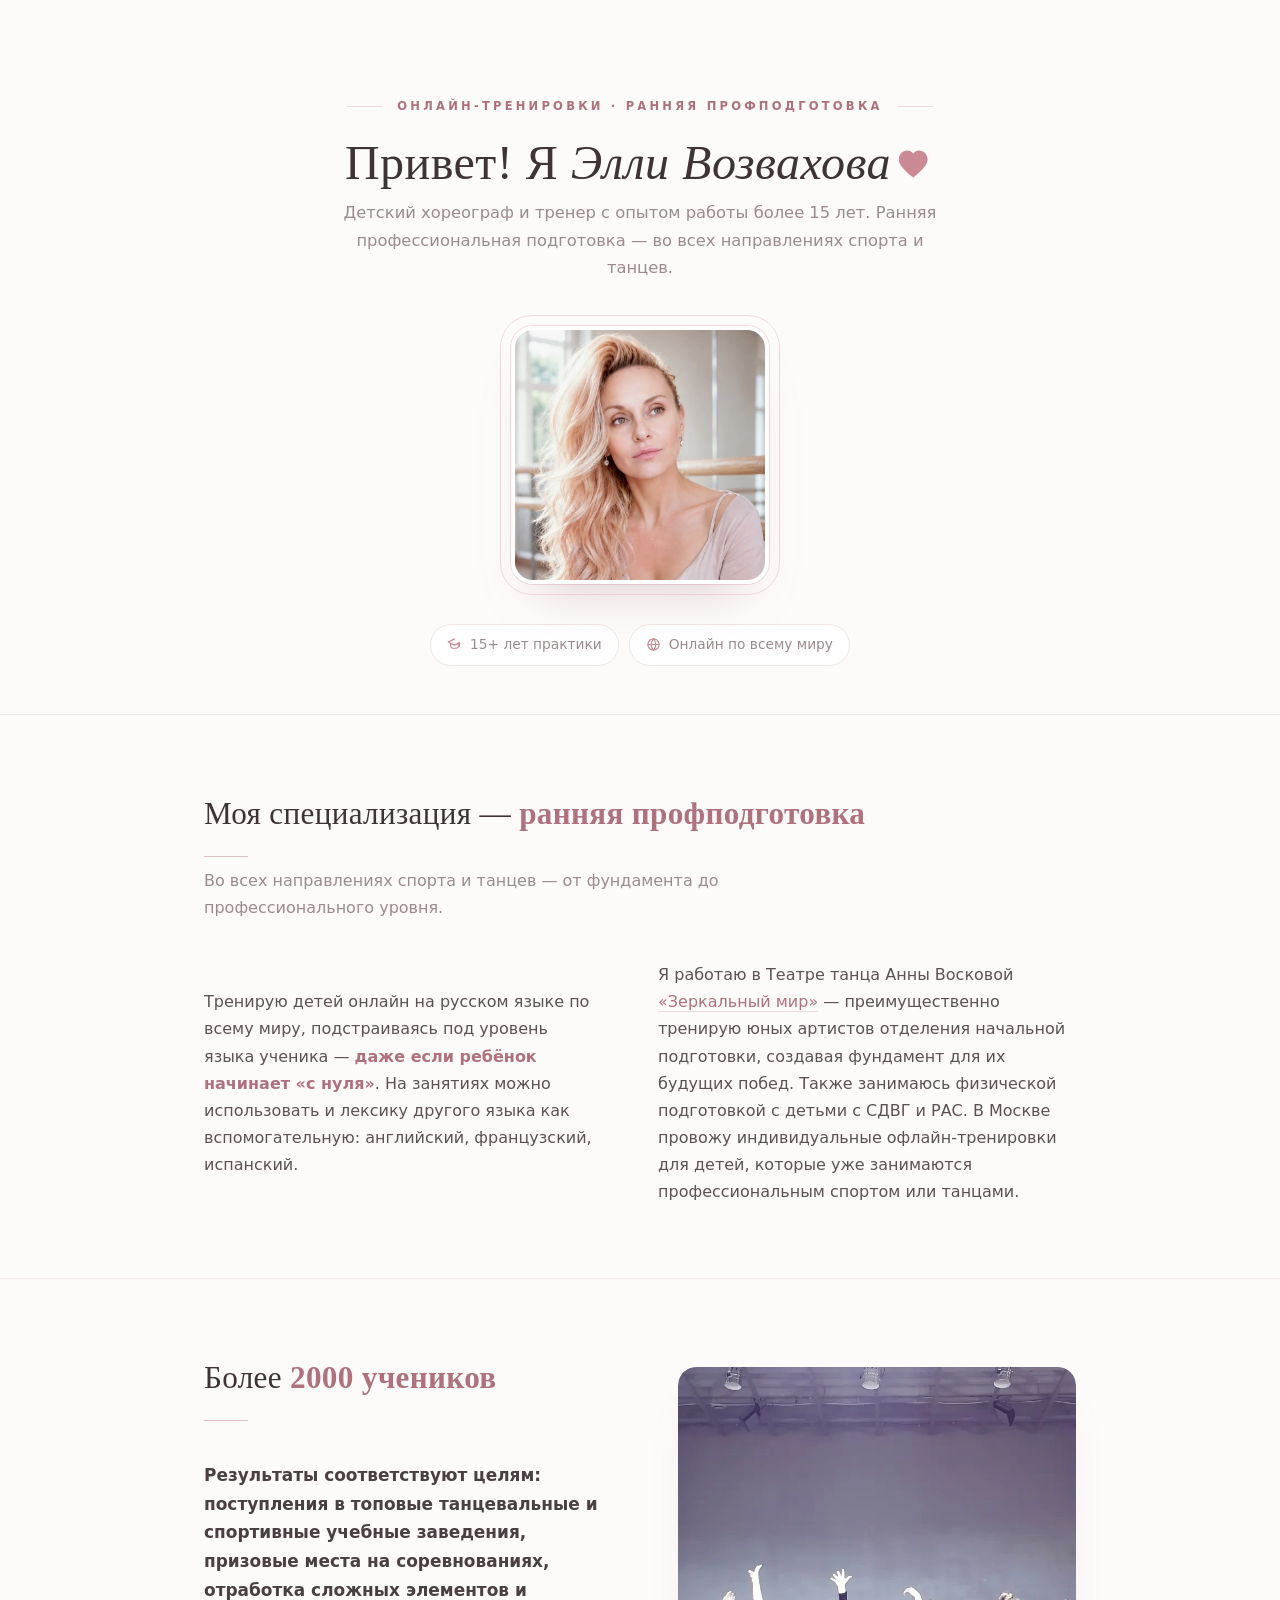
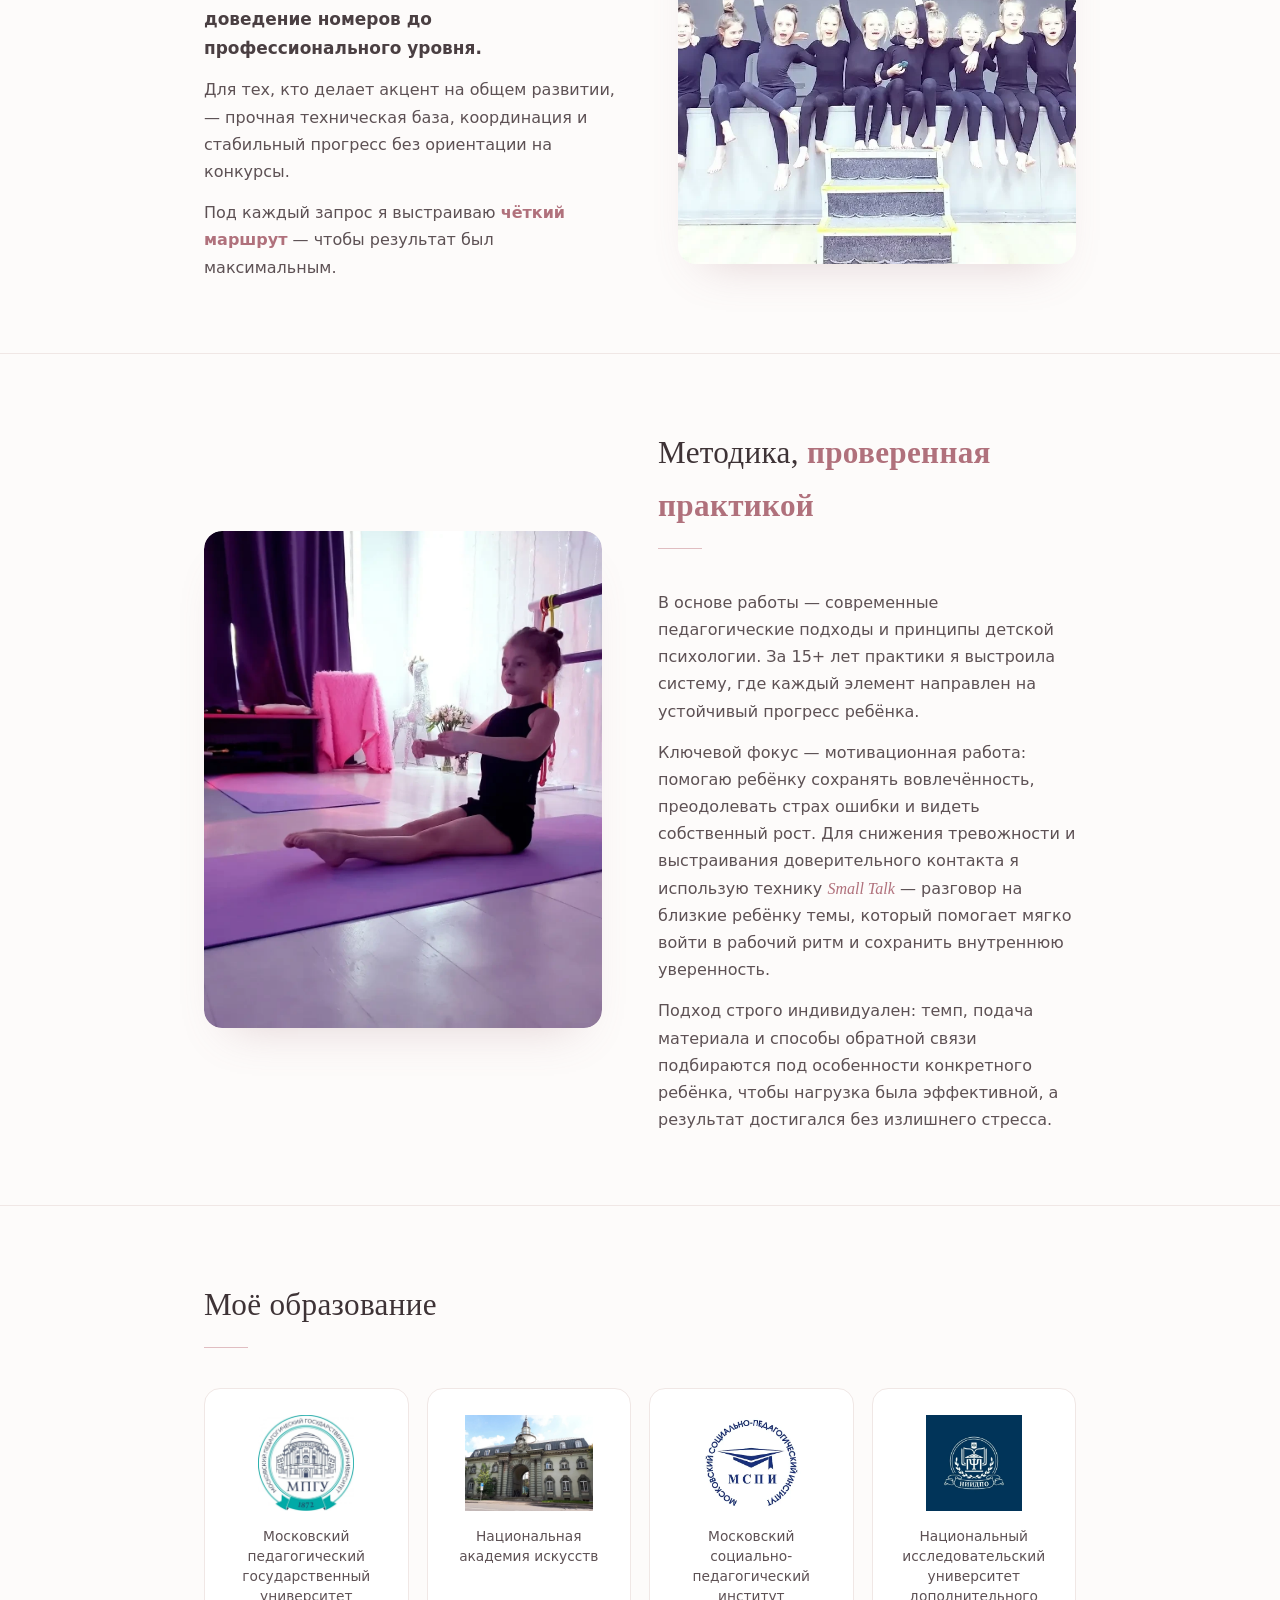
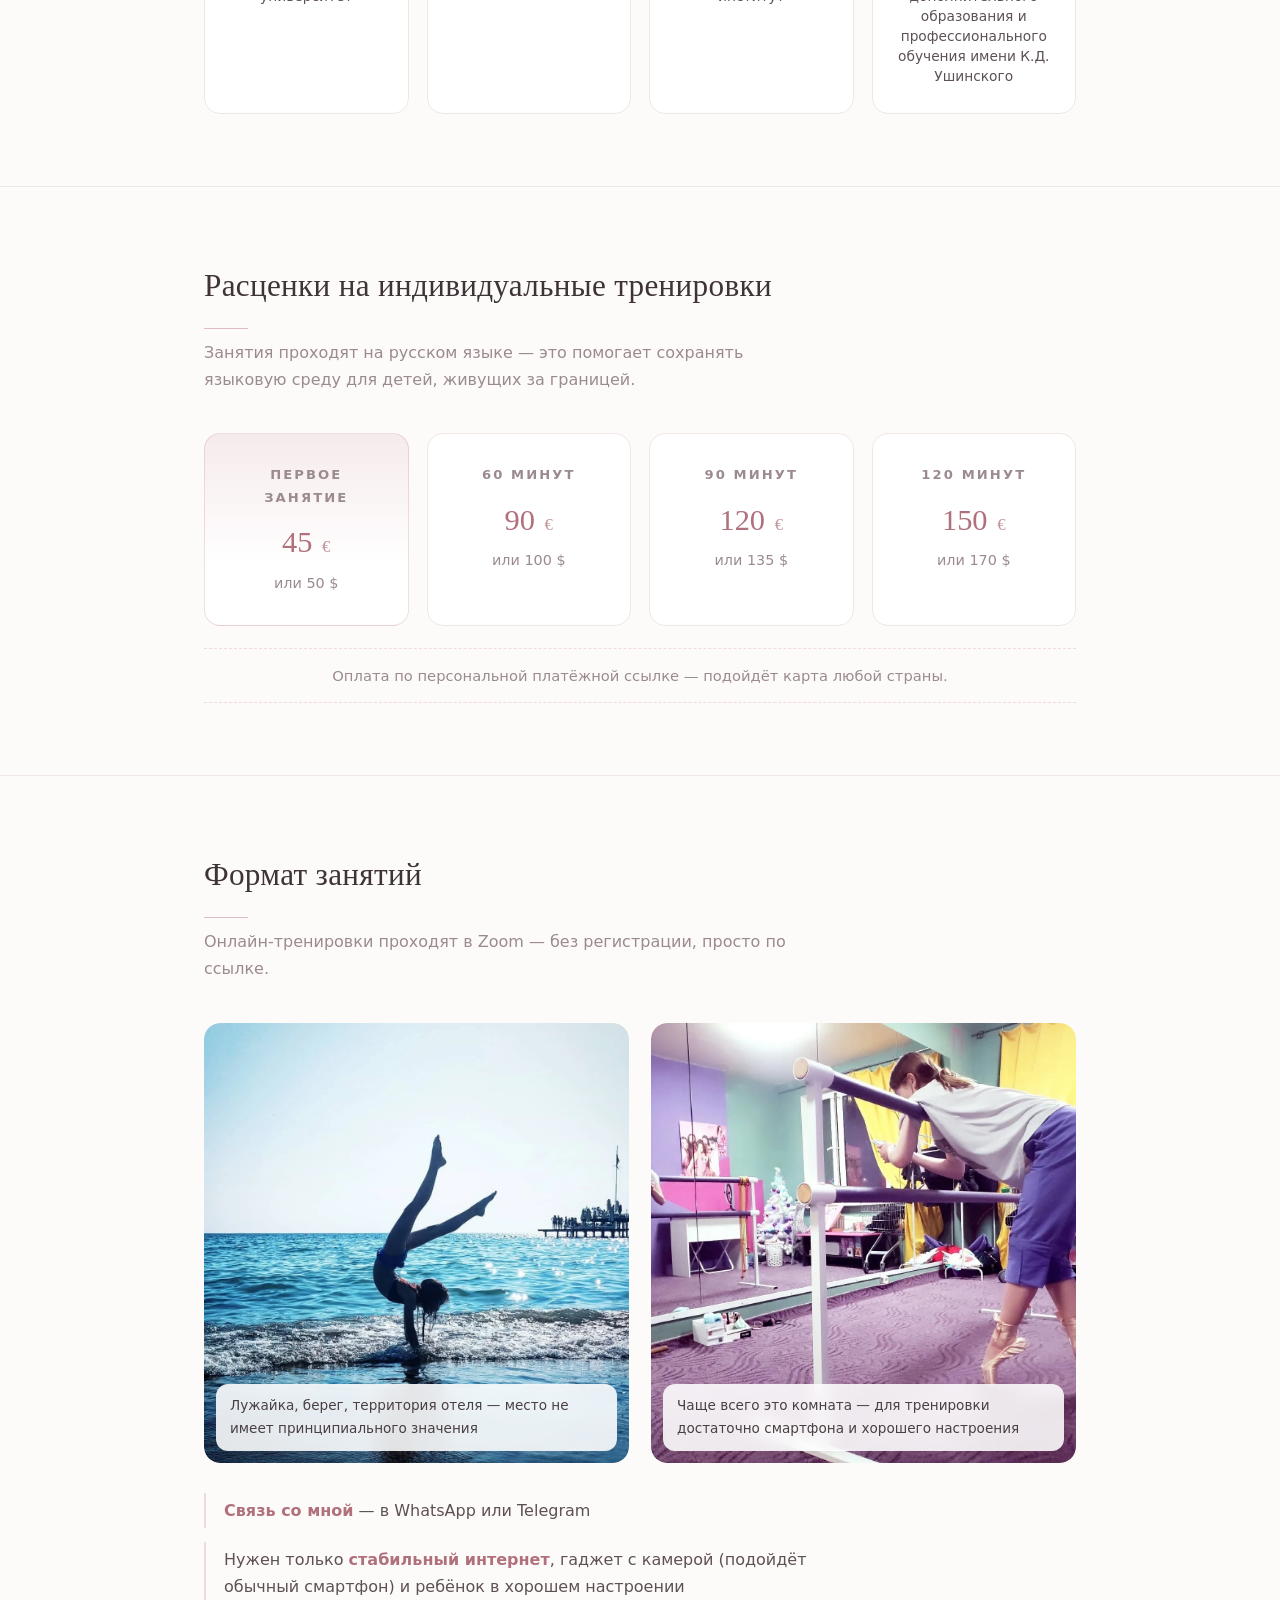
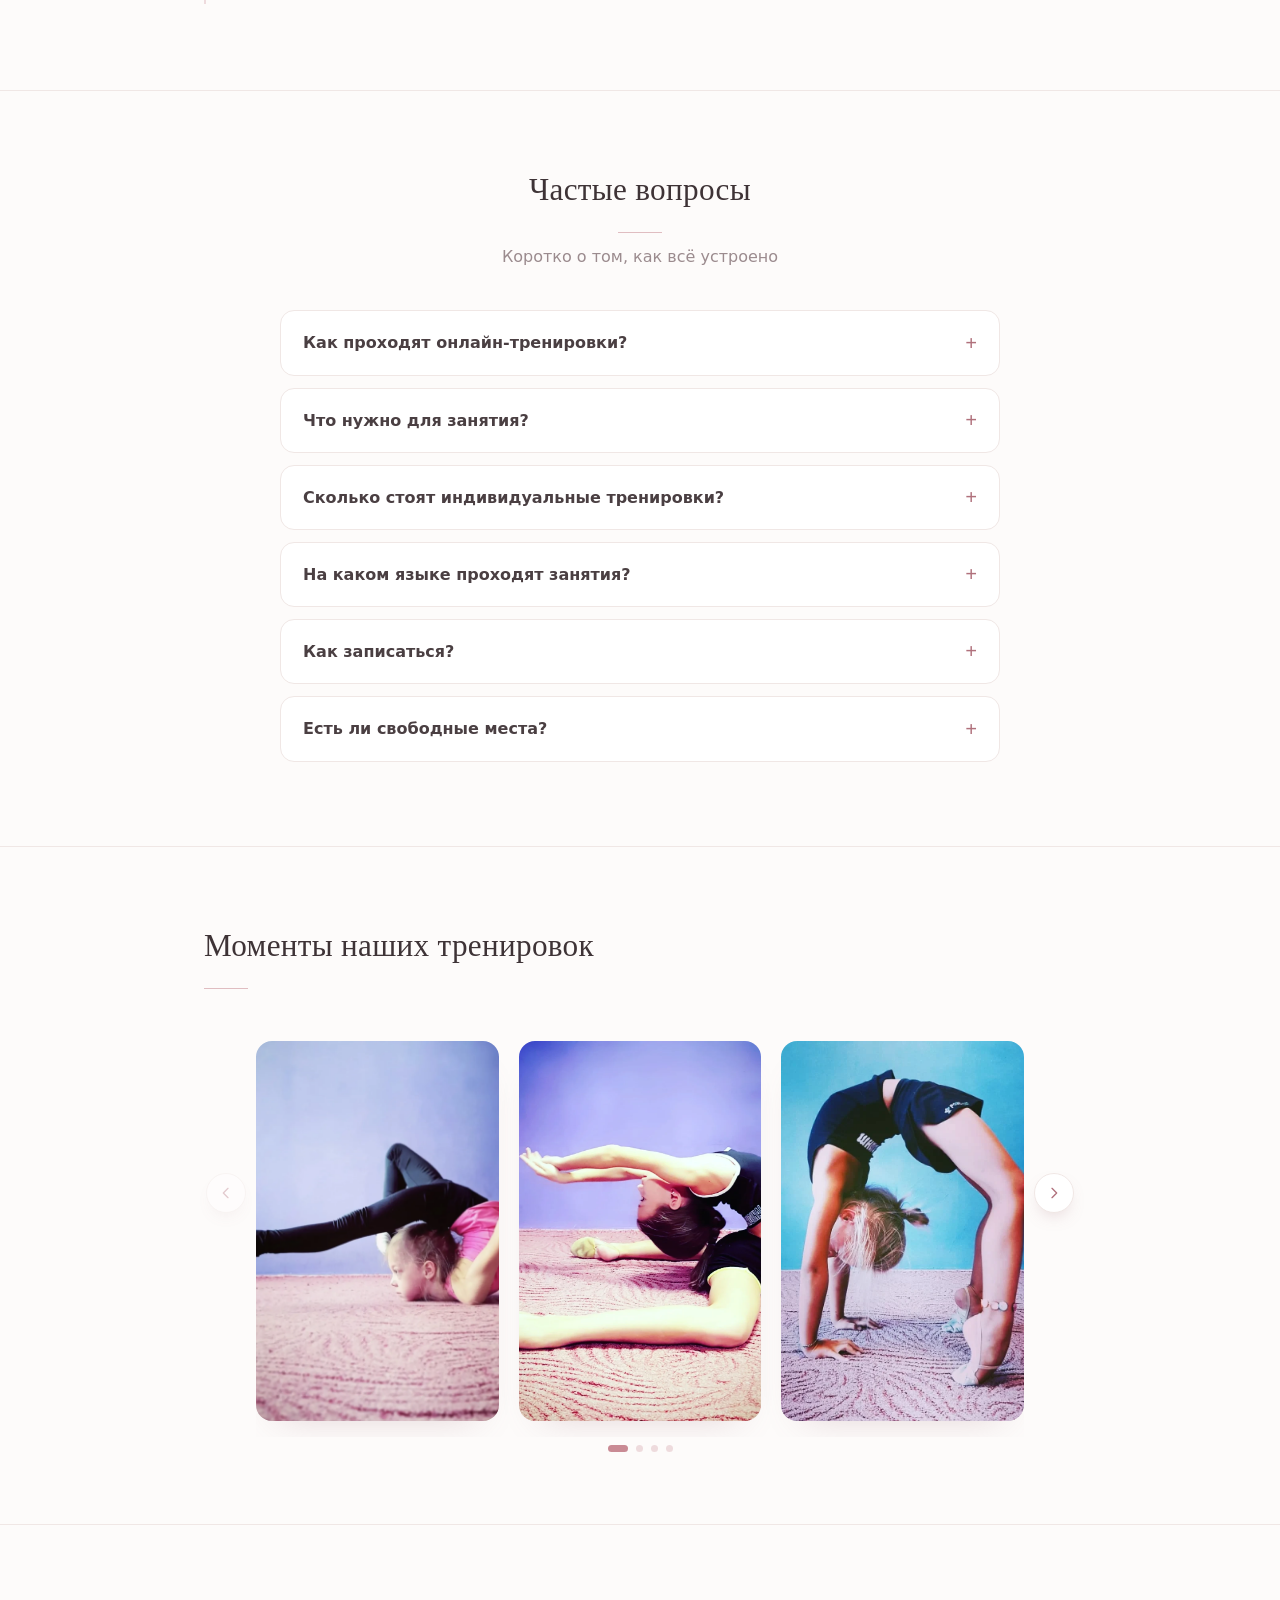
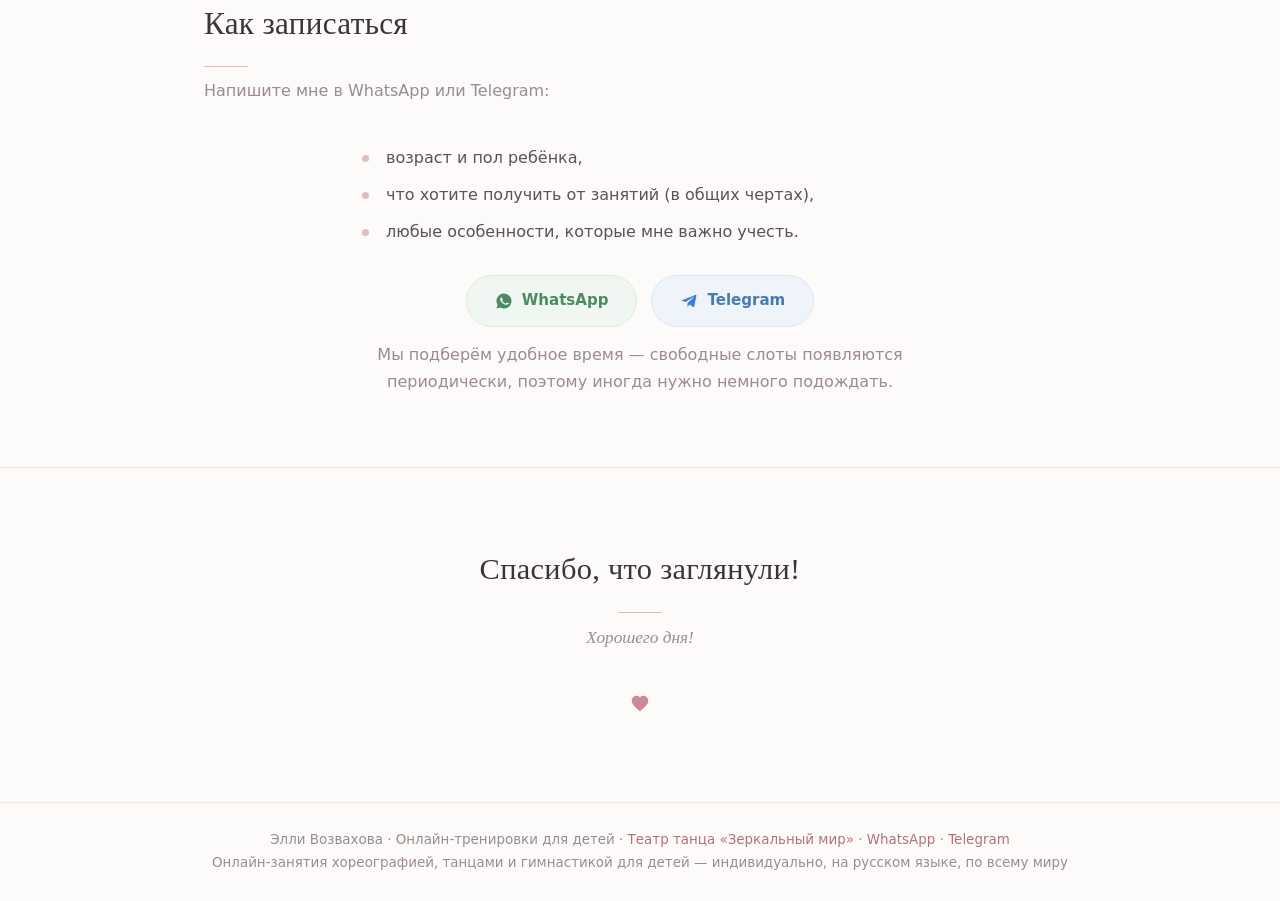
<file: index.html>
﻿<!DOCTYPE html>
<html lang="ru">
<head>
<meta charset="UTF-8">
<meta name="viewport" content="width=device-width, initial-scale=1.0">
<title>Элли Возвахова — детский хореограф | Онлайн-тренировки для детей</title>
<meta name="description" content="Онлайн-тренировки для детей с детским хореографом Элли Возваховой: занятия танцами, хореографией и гимнастикой на русском языке по всему миру. Индивидуальные занятия онлайн.">
<link rel="canonical" href="https://elly-dance.ru/">
<meta property="og:title" content="Элли Возвахова — детский хореограф | Онлайн-тренировки для детей">
<meta property="og:description" content="Занятия танцами, хореографией и гимнастикой для детей онлайн — на русском языке по всему миру. Детский хореограф с опытом 15+ лет.">
<meta property="og:url" content="https://elly-dance.ru/">
<meta property="og:type" content="website">
<meta property="og:locale" content="ru_RU">
<meta property="og:image" content="https://elly-dance.ru/trener.webp">
<meta name="twitter:card" content="summary_large_image">
<meta name="twitter:title" content="Элли Возвахова — детский хореограф | Онлайн-тренировки для детей">
<meta name="twitter:description" content="Занятия танцами, хореографией и гимнастикой для детей онлайн — на русском языке по всему миру.">
<meta name="twitter:image" content="https://elly-dance.ru/trener.webp">
<meta name="robots" content="index, follow">
<link rel="icon" href="data:image/svg+xml,%3Csvg xmlns='http://www.w3.org/2000/svg' viewBox='0 0 24 24'%3E%3Cpath fill='%23c98a94' d='M12 21c-5.5-4.6-9-7.9-9-11.5C3 6.5 5.4 4 8.4 4c1.6 0 3 .8 3.6 2 .6-1.2 2-2 3.6-2 3 0 5.4 2.5 5.4 5.5 0 3.6-3.5 6.9-9 11.5z'/%3E%3C/svg%3E">
<link rel="stylesheet" href="base.css">
<link rel="stylesheet" href="style.css">
<script>document.documentElement.classList.add('js')</script>
<script type="application/ld+json">
{
  "@context": "https://schema.org",
  "@type": "Person",
  "name": "Элли Возвахова",
  "url": "https://elly-dance.ru/",
  "jobTitle": "Детский хореограф и тренер",
  "description": "Онлайн-тренировки для детей: хореография, танцы, гимнастика. Ранняя профессиональная подготовка на русском языке по всему миру.",
  "knowsAbout": [
    "детская хореография",
    "танцы для детей онлайн",
    "гимнастика для детей",
    "растяжка для детей",
    "художественная гимнастика",
    "подготовка к танцевальным конкурсам",
    "физическая подготовка юных артистов"
  ],
  "areaServed": { "@type": "Place", "name": "Весь мир (онлайн)" },
  "inLanguage": "ru",
  "worksFor": { "@type": "Organization", "name": "Театр танца «Зеркальный мир»" }
}
</script>
<script type="application/ld+json">
{
  "@context": "https://schema.org",
  "@type": "FAQPage",
  "mainEntity": [
    {
      "@type": "Question",
      "name": "Как проходят онлайн-тренировки?",
      "acceptedAnswer": { "@type": "Answer", "text": "Онлайн-тренировки проходят в Zoom — без регистрации, просто по ссылке. Заниматься можно где угодно: чаще всего это комната — для тренировки достаточно смартфона и хорошего настроения." }
    },
    {
      "@type": "Question",
      "name": "Что нужно для занятия?",
      "acceptedAnswer": { "@type": "Answer", "text": "Только стабильный интернет и гаджет с камерой — подойдёт обычный смартфон." }
    },
    {
      "@type": "Question",
      "name": "Сколько стоят индивидуальные тренировки?",
      "acceptedAnswer": { "@type": "Answer", "text": "Первое занятие — 45 € (или 50 $). Далее: 60 минут — 90 € (или 100 $), 90 минут — 120 € (или 135 $), 120 минут — 150 € (или 170 $). Оплата по персональной платёжной ссылке — подойдёт карта любой страны." }
    },
    {
      "@type": "Question",
      "name": "На каком языке проходят занятия?",
      "acceptedAnswer": { "@type": "Answer", "text": "На русском языке — по всему миру, подстраиваясь под уровень языка ученика. При необходимости можно использовать и лексику другого языка как вспомогательную: английский, французский, испанский." }
    },
    {
      "@type": "Question",
      "name": "Как записаться?",
      "acceptedAnswer": { "@type": "Answer", "text": "Напишите в WhatsApp или Telegram: возраст и пол ребёнка, что хотите получить от занятий (в общих чертах) и любые особенности, которые важно учесть. Мы подберём удобное время." }
    },
    {
      "@type": "Question",
      "name": "Есть ли свободные места?",
      "acceptedAnswer": { "@type": "Answer", "text": "Свободные слоты появляются периодически, поэтому иногда нужно немного подождать — напишите, и мы найдём ближайшее время." }
    }
  ]
}
</script>
<script type="application/ld+json">
{
  "@context": "https://schema.org",
  "@type": "Service",
  "serviceType": "Онлайн-тренировки для детей: хореография, танцы, гимнастика",
  "provider": { "@type": "Person", "name": "Элли Возвахова", "url": "https://elly-dance.ru/" },
  "areaServed": { "@type": "Place", "name": "Весь мир (онлайн)" },
  "inLanguage": "ru",
  "availableChannel": { "@type": "ServiceChannel", "serviceUrl": "https://elly-dance.ru/" },
  "offers": [
    { "@type": "Offer", "name": "Первое занятие", "price": "50", "priceCurrency": "USD" },
    { "@type": "Offer", "name": "Занятие 60 минут", "price": "100", "priceCurrency": "USD" },
    { "@type": "Offer", "name": "Занятие 90 минут", "price": "135", "priceCurrency": "USD" },
    { "@type": "Offer", "name": "Занятие 120 минут", "price": "170", "priceCurrency": "USD" }
  ]
}
</script>
</head>
<body>

<!-- ================= HERO / БЛОК 1 ================= -->
<section class="hero" id="about">
  <div class="wrap">
    <span class="kicker">Онлайн-тренировки · ранняя профподготовка</span>
    <h1>Привет! Я <em>Элли Возвахова</em><svg viewBox="0 0 24 24" aria-hidden="true"><path d="M12 21c-5.5-4.6-9-7.9-9-11.5C3 6.5 5.4 4 8.4 4c1.6 0 3 .8 3.6 2 .6-1.2 2-2 3.6-2 3 0 5.4 2.5 5.4 5.5 0 3.6-3.5 6.9-9 11.5z"/></svg></h1>
    <p class="lead">Детский хореограф и тренер с опытом работы более 15 лет. Ранняя профессиональная подготовка — во всех направлениях спорта и танцев.</p>
    <div class="portrait-box"><img class="portrait" src="trener.webp" alt="Элли Возвахова — детский хореограф и тренер"></div>
    <div class="badges">
      <span class="badge"><svg viewBox="0 0 24 24"><path d="M12 3 2 8l10 5 8-4v6"/><path d="M6 10.5V15c0 1.5 2.7 3 6 3s6-1.5 6-3v-4.5"/></svg>15+ лет практики</span>
      <span class="badge"><svg viewBox="0 0 24 24"><circle cx="12" cy="12" r="9"/><path d="M3 12h18M12 3c2.5 2.7 3.8 5.7 3.8 9s-1.3 6.3-3.8 9c-2.5-2.7-3.8-5.7-3.8-9S9.5 5.7 12 3z"/></svg>Онлайн по всему миру</span>
    </div>
  </div>
</section>

<!-- ================= БЛОК 1 (текст) ================= -->
<section>
  <div class="wrap">
    <div class="sec-head">
      <h2>Моя специализация — <span class="hl">ранняя профподготовка</span></h2>
      <p>Во всех направлениях спорта и танцев — от фундамента до профессионального уровня.</p>
    </div>
    <div class="row">
      <div class="txt">
        <p>Тренирую детей онлайн на русском языке по всему миру, подстраиваясь под уровень языка ученика — <span class="hl">даже если ребёнок начинает «с нуля»</span>. На занятиях можно использовать и лексику другого языка как вспомогательную: английский, французский, испанский.</p>
      </div>
      <div class="txt">
        <p>Я работаю в Театре танца Анны Восковой <a class="link" href="https://zerkalnymir.ru/" target="_blank" rel="noopener">«Зеркальный мир»</a> — преимущественно тренирую юных артистов отделения начальной подготовки, создавая фундамент для их будущих побед. Также занимаюсь физической подготовкой с детьми с СДВГ и РАС. В Москве провожу индивидуальные офлайн-тренировки для детей, которые уже занимаются профессиональным спортом или танцами.</p>
      </div>
    </div>
  </div>
</section>
<!-- ================= БЛОК 2 ================= -->
<section id="results">
  <div class="wrap">
    <div class="row rev">
      <div class="pic"><img src="i.webp" alt="Девочки сидят на краю сцены в ряд"></div>
      <div class="txt">
        <div class="sec-head" style="text-align:left">
          <h2>Более <span class="hl">2000 учеников</span></h2>
        </div>
        <p class="big">Результаты соответствуют целям: поступления в топовые танцевальные и спортивные учебные заведения, призовые места на соревнованиях, отработка сложных элементов и доведение номеров до профессионального уровня.</p>
        <p>Для тех, кто делает акцент на общем развитии, — прочная техническая база, координация и стабильный прогресс без ориентации на конкурсы.</p>
        <p>Под каждый запрос я выстраиваю <span class="hl">чёткий маршрут</span> — чтобы результат был максимальным.</p>
      </div>
    </div>
  </div>
</section>

<!-- ================= БЛОК 3 ================= -->
<section id="method">
  <div class="wrap">
    <div class="row">
      <div class="pic"><img src="i8.webp" alt="Девочка сидит на полу, за спиной — балетный станок"></div>
      <div class="txt">
        <div class="sec-head" style="text-align:left">
          <h2>Методика, <span class="hl">проверенная практикой</span></h2>
        </div>
        <p>В основе работы — современные педагогические подходы и принципы детской психологии. За 15+ лет практики я выстроила систему, где каждый элемент направлен на устойчивый прогресс ребёнка.</p>
        <p>Ключевой фокус — мотивационная работа: помогаю ребёнку сохранять вовлечённость, преодолевать страх ошибки и видеть собственный рост. Для снижения тревожности и выстраивания доверительного контакта я использую технику <span class="hl it">Small Talk</span> — разговор на близкие ребёнку темы, который помогает мягко войти в рабочий ритм и сохранить внутреннюю уверенность.</p>
        <p>Подход строго индивидуален: темп, подача материала и способы обратной связи подбираются под особенности конкретного ребёнка, чтобы нагрузка была эффективной, а результат достигался без излишнего стресса.</p>
      </div>
    </div>
  </div>
</section>

<!-- ================= БЛОК 4 ================= -->
<section id="edu">
  <div class="wrap">
    <div class="sec-head">
      <h2>Моё образование</h2>
    </div>
    <div class="edu-grid">
      <div class="edu"><img src="i11.webp" alt="Логотип МПГУ"><span>Московский педагогический государственный университет</span></div>
      <div class="edu"><img src="i12.webp" alt="Национальная академия искусств"><span>Национальная академия искусств</span></div>
      <div class="edu"><img src="i13.webp" alt="Логотип МСПИ"><span>Московский социально-педагогический институт</span></div>
      <div class="edu"><img src="i14.webp" alt="Логотип НИИДПО"><span>Национальный исследовательский университет дополнительного образования и профессионального обучения имени К.Д. Ушинского</span></div>
    </div>
  </div>
</section>

<!-- ================= БЛОК 5 ================= -->
<section id="price">
  <div class="wrap">
    <div class="sec-head">
      <h2>Расценки на индивидуальные тренировки</h2>
      <p>Занятия проходят на русском языке — это помогает сохранять языковую среду для детей, живущих за границей.</p>
    </div>
    <div class="price-grid">
      <div class="price feature"><div class="min">Первое занятие</div><div class="val">45 <small>€</small></div><div class="usd">или 50 $</div></div>
      <div class="price"><div class="min">60 минут</div><div class="val">90 <small>€</small></div><div class="usd">или 100 $</div></div>
      <div class="price"><div class="min">90 минут</div><div class="val">120 <small>€</small></div><div class="usd">или 135 $</div></div>
      <div class="price"><div class="min">120 минут</div><div class="val">150 <small>€</small></div><div class="usd">или 170 $</div></div>
    </div>
    <p class="price-note">Оплата по персональной платёжной ссылке — подойдёт карта любой страны.</p>
  </div>
</section>
<!-- ================= БЛОК 6 ================= -->
<section id="format">
  <div class="wrap">
    <div class="sec-head">
      <h2>Формат занятий</h2>
      <p>Онлайн-тренировки проходят в Zoom — без регистрации, просто по ссылке.</p>
    </div>
    <div class="duo">
      <figure>
        <img src="i10.webp" alt="Девочка тренируется на берегу моря">
        <figcaption>Лужайка, берег, территория отеля — место не имеет принципиального значения</figcaption>
      </figure>
      <figure>
        <img src="i9.webp" alt="Девочка на пуантах занимается в комнате">
        <figcaption>Чаще всего это комната — для тренировки достаточно смартфона и хорошего настроения</figcaption>
      </figure>
    </div>
    <ul class="zoom-list">
      <li><b>Связь со мной</b> — в WhatsApp или Telegram</li>
      <li>Нужен только <b>стабильный интернет</b>, гаджет с камерой (подойдёт обычный смартфон) и ребёнок в хорошем настроении</li>
    </ul>
  </div>
</section>

<!-- ================= ЧАСТЫЕ ВОПРОСЫ ================= -->
<section id="faq">
  <div class="wrap">
    <div class="sec-head center">
      <h2>Частые вопросы</h2>
      <p>Коротко о том, как всё устроено</p>
    </div>
    <div class="faq-list">
      <details>
        <summary>Как проходят онлайн-тренировки?</summary>
        <p>Онлайн-тренировки проходят в Zoom — без регистрации, просто по ссылке. Заниматься можно где угодно: чаще всего это комната — для тренировки достаточно смартфона и хорошего настроения.</p>
      </details>
      <details>
        <summary>Что нужно для занятия?</summary>
        <p>Только стабильный интернет и гаджет с камерой — подойдёт обычный смартфон.</p>
      </details>
      <details>
        <summary>Сколько стоят индивидуальные тренировки?</summary>
        <p>Первое занятие — 45 € (или 50 $). Далее: 60 минут — 90 € (или 100 $), 90 минут — 120 € (или 135 $), 120 минут — 150 € (или 170 $). Оплата по персональной платёжной ссылке — подойдёт карта любой страны.</p>
      </details>
      <details>
        <summary>На каком языке проходят занятия?</summary>
        <p>На русском языке — по всему миру, подстраиваясь под уровень языка ученика. При необходимости можно использовать и лексику другого языка как вспомогательную: английский, французский, испанский.</p>
      </details>
      <details>
        <summary>Как записаться?</summary>
        <p>Напишите в WhatsApp или Telegram: возраст и пол ребёнка, что хотите получить от занятий (в общих чертах) и любые особенности, которые важно учесть. Мы подберём удобное время.</p>
      </details>
      <details>
        <summary>Есть ли свободные места?</summary>
        <p>Свободные слоты появляются периодически, поэтому иногда нужно немного подождать — напишите, и мы найдём ближайшее время.</p>
      </details>
    </div>
  </div>
</section>

<!-- ================= ГАЛЕРЕЯ-КАРУСЕЛЬ ================= -->
<section id="gallery">
  <div class="wrap">
    <div class="sec-head">
      <h2>Моменты наших тренировок</h2>
    </div>
    <div class="car">
      <button class="car-btn car-prev" aria-label="Назад"><svg viewBox="0 0 24 24"><path d="M15 5l-7 7 7 7"/></svg></button>
      <div class="car-viewport" id="carVp">
        <div class="car-inner" id="carTrack">
          <img src="i2.webp" alt="Гимнастка на ковре" draggable="false">
          <img src="I3.webp" alt="Девочка в шпагате с прогибом" draggable="false">
          <img src="i4.webp" alt="Девочка на пуантах в мостике" draggable="false">
          <img src="i5.webp" alt="Девочка прыгает на фоне Москвы" draggable="false">
          <img src="i6.webp" alt="Юная гимнастка на занятии" draggable="false">
          <img src="i7.webp" alt="Мальчик на кольцах" draggable="false">
        </div>
      </div>
      <button class="car-btn car-next" aria-label="Вперёд"><svg viewBox="0 0 24 24"><path d="M9 5l7 7-7 7"/></svg></button>
      <div class="car-dots" id="carDots"></div>
    </div>
  </div>
</section>

<!-- ================= БЛОК 7 ================= -->
<section id="signup">
  <div class="wrap">
    <div class="sec-head">
      <h2>Как записаться</h2>
      <p>Напишите мне в WhatsApp или Telegram:</p>
    </div>
    <ul class="checklist">
      <li>возраст и пол ребёнка,</li>
      <li>что хотите получить от занятий (в общих чертах),</li>
      <li>любые особенности, которые мне важно учесть.</li>
    </ul>
    <div class="contact-btns">
      <a class="btn btn-wa" href="https://wa.me/79687102570" target="_blank" rel="noopener"><img src="data:image/svg+xml,%3Csvg xmlns='http://www.w3.org/2000/svg' viewBox='0 0 24 24' fill='%234d8a63'%3E%3Cpath d='M12 2a10 10 0 0 0-8.6 15.1L2 22l5-1.3A10 10 0 1 0 12 2zm5 13.9c-.2.6-1.2 1.2-1.7 1.2-.4.1-1 .1-1.6-.1-.4-.1-.9-.3-1.5-.6a12 12 0 0 1-4.5-4c-.3-.5-.9-1.4-.9-2.6 0-1.2.6-1.8.9-2.1.2-.2.5-.3.7-.3h.5c.2 0 .4 0 .6.5l.8 2c.1.2.1.4 0 .6l-.4.6c-.1.2-.3.4-.1.7.2.4.8 1.3 1.7 2.1 1.1 1 2.1 1.3 2.4 1.5.3.1.5.1.7-.1l.9-1.1c.2-.3.4-.2.7-.1l1.9.9c.3.1.5.2.5.4 0 .1 0 .5-.1.8z'/%3E%3C/svg%3E" alt="WhatsApp">WhatsApp</a>
      <a class="btn btn-tg" href="https://t.me/Elly_Vaha" target="_blank" rel="noopener"><img src="data:image/svg+xml,%3Csvg xmlns='http://www.w3.org/2000/svg' viewBox='0 0 24 24' fill='%233a7fd5'%3E%3Cpath d='M21.9 4.6 19 19.3c-.2 1-.8 1.2-1.6.8l-4.5-3.3-2.2 2.1c-.2.2-.4.4-.9.4l.3-4.6L18.4 7c.4-.3-.1-.5-.6-.2L7.7 13.3l-4.4-1.4c-1-.3-1-1 .2-1.4l17-6.6c.8-.3 1.5.2 1.4 1.3z'/%3E%3C/svg%3E" alt="Telegram">Telegram</a>
    </div>
    <p style="text-align:center;color:var(--text-soft);max-width:560px;margin:0 auto;font-weight:300">Мы подберём удобное время — свободные слоты появляются периодически, поэтому иногда нужно немного подождать.</p>
  </div>
</section>

<!-- ================= БЛОК 8 ================= -->
<section class="thanks">
  <div class="wrap">
    <div class="sec-head center">
      <h2>Спасибо, что заглянули!</h2>
      <p>Хорошего дня!</p>
    </div>
    <svg viewBox="0 0 24 24" aria-hidden="true"><path d="M12 21c-5.5-4.6-9-7.9-9-11.5C3 6.5 5.4 4 8.4 4c1.6 0 3 .8 3.6 2 .6-1.2 2-2 3.6-2 3 0 5.4 2.5 5.4 5.5 0 3.6-3.5 6.9-9 11.5z"/></svg>
  </div>
</section>

<footer>
  <p>Элли Возвахова · Онлайн-тренировки для детей · <a href="https://zerkalnymir.ru/" target="_blank" rel="noopener">Театр танца «Зеркальный мир»</a> · <a href="https://wa.me/79687102570" target="_blank" rel="noopener">WhatsApp</a> · <a href="https://t.me/Elly_Vaha" target="_blank" rel="noopener">Telegram</a></p>
  <p>Онлайн-занятия хореографией, танцами и гимнастикой для детей — индивидуально, на русском языке, по всему миру</p>
</footer>

<script src="script.js"></script>
</body>
</html>
</file>
<file: base.css>
:root{
  --accent:#c98a94;          /* пыльная роза */
  --accent-deep:#b0717c;
  --accent-soft:rgba(201,138,148,.14);
  --accent-line:rgba(201,138,148,.28);
  --bg:#fdfbfa;
  --card:#ffffff;
  --text:#4a3f42;
  --text-soft:#9b8b8e;
  --border:#f0e7e5;
}
*{margin:0;padding:0;box-sizing:border-box}
html{scroll-behavior:smooth}
body{
  font-family:'Segoe UI',system-ui,-apple-system,Roboto,sans-serif;
  color:var(--text);
  background:var(--bg);
  line-height:1.7;
  font-size:16px;
  overflow-x:hidden;
  -webkit-user-select:none;user-select:none;
}
h1,h2,h3{font-family:Georgia,'Times New Roman',serif;font-weight:500;color:#3e3336;letter-spacing:.01em}
.wrap{max-width:920px;margin:0 auto;padding:0 24px}
section{padding:72px 0}
img{display:block}

/* тонкая разделительная линия между секциями */
section + section{border-top:1px solid var(--border)}

/* ---------- hero ---------- */
.hero{padding:88px 0 48px;text-align:center;border-top:none}
.hero .kicker{
  display:inline-flex;align-items:center;gap:14px;
  letter-spacing:.28em;text-transform:uppercase;
  font-size:.72rem;color:var(--accent-deep);font-weight:600;
}
.hero .kicker::before,.hero .kicker::after{content:'';width:36px;height:1px;background:var(--accent-line)}
.hero h1{font-size:clamp(2rem,4.6vw,3rem);margin:18px 0 6px;line-height:1.22}
.hero h1 svg{width:.8em;height:.8em;vertical-align:-.06em;fill:var(--accent);margin:0 .06em}
.hero .lead{max-width:600px;margin:0 auto;color:var(--text-soft);font-size:1.02rem;font-weight:300}
.portrait-box{position:relative;display:inline-block;margin-top:44px}
.portrait-box::before{
  content:'';position:absolute;inset:-11px;
  border-radius:32px;
  border:1.5px solid var(--accent-line);
}
.portrait{
  width:min(258px,64vw);aspect-ratio:1/1;object-fit:cover;
  object-position:50% 3%;
  border-radius:22px;
  border:4px solid #fff;
  box-shadow:0 0 0 1px var(--accent-line),0 30px 50px -28px rgba(160,110,120,.35);
  display:block;
}
.badges{display:flex;gap:10px;justify-content:center;flex-wrap:wrap;margin-top:32px}
.badge{
  display:inline-flex;align-items:center;gap:8px;
  background:var(--card);border:1px solid var(--border);
  border-radius:999px;padding:8px 16px;font-size:.86rem;color:var(--text-soft);font-weight:400;
}
.badge svg{width:15px;height:15px;stroke:var(--accent);fill:none;stroke-width:1.8;stroke-linecap:round;stroke-linejoin:round}

/* ---------- section headers ---------- */
.sec-head{margin-bottom:40px}
.sec-head.center{text-align:center}
.sec-head h2{font-size:clamp(1.45rem,3vw,1.95rem)}
.sec-head p{color:var(--text-soft);max-width:600px;margin-top:10px;font-weight:300}
.sec-head.center p{margin-left:auto;margin-right:auto}
.sec-head h2::after{
  content:'';display:block;width:44px;height:1px;background:var(--accent);opacity:.55;margin-top:16px;
}
.sec-head.center h2::after{margin-left:auto;margin-right:auto}

/* ---------- reveal (плавное появление) ---------- */
.js .rv{opacity:0;transform:translateY(18px);transition:opacity .7s ease,transform .7s ease}
.js .rv.in{opacity:1;transform:none}
@media (prefers-reduced-motion:reduce){.js .rv{opacity:1;transform:none;transition:none}}

/* ---------- rows ---------- */
.row{display:grid;grid-template-columns:1fr 1.05fr;gap:56px;align-items:center}
.row.rev{grid-template-columns:1.05fr 1fr}
.row.rev .pic{order:2}
.pic{overflow:hidden;border-radius:18px;box-shadow:0 24px 44px -26px rgba(160,110,120,.3)}
.pic img{width:100%;aspect-ratio:4/5;max-height:min(64vh,520px);object-fit:cover;border-radius:18px;transition:transform .7s cubic-bezier(.25,.8,.35,1)}
.row .txt p{margin-bottom:14px;color:#5d5154}
.row .txt p:last-child{margin-bottom:0}
.row .txt .big{font-size:1.06rem;color:var(--text);font-weight:600}
.hl{color:var(--accent-deep);font-weight:600}
/* плавное приближение фото */
a.link{color:var(--accent-deep);text-decoration:none;border-bottom:1px solid var(--accent-line);transition:border-color .2s}
a.link:hover{border-color:var(--accent-deep)}
.it{font-family:Georgia,'Times New Roman',serif;font-style:italic;font-weight:500}
</file>
<file: style.css>
/* ---------- stats ---------- */
.stats{display:flex;gap:14px;flex-wrap:wrap;margin-top:22px}
.stat{flex:1 1 130px;text-align:center;background:var(--card);border:1px solid var(--border);border-radius:14px;padding:16px 10px}
.stat b{display:block;font-family:Georgia,serif;font-size:1.45rem;color:var(--accent-deep);font-weight:500;font-variant-numeric:tabular-nums}
.stat span{font-size:.82rem;color:var(--text-soft);font-weight:300}

/* ---------- education ---------- */
.edu-grid{display:grid;grid-template-columns:repeat(4,1fr);gap:18px}
.edu{
  background:var(--card);border:1px solid var(--border);border-radius:16px;
  padding:26px 16px;text-align:center;
  transition:transform .25s ease,box-shadow .25s ease;
}
.edu:hover{transform:translateY(-4px);box-shadow:0 16px 30px -20px rgba(160,110,120,.3)}
.edu img{height:96px;object-fit:contain;margin:0 auto 16px}
.edu span{display:block;font-size:.86rem;line-height:1.45;color:#5d5154}

/* ---------- pricing ---------- */
.price-grid{display:grid;grid-template-columns:repeat(4,1fr);gap:18px;max-width:960px;margin-inline:auto}
.price{
  background:var(--card);border:1px solid var(--border);border-radius:16px;
  padding:30px 20px;text-align:center;
}
.price.feature{border-color:var(--accent-line);background:linear-gradient(180deg,var(--accent-soft),var(--card) 70%)}
.price .min{color:var(--text-soft);font-size:.82rem;letter-spacing:.16em;text-transform:uppercase;font-weight:600}
.price .val{font-family:Georgia,serif;font-size:1.9rem;color:var(--accent-deep);margin:8px 0 2px;font-weight:500;font-variant-numeric:tabular-nums}
.price .val small{font-size:.55em;font-weight:400;opacity:.75;margin-left:2px}
.price .usd{color:var(--text-soft);font-size:.9rem;font-weight:300}
.price-note{
  text-align:center;color:var(--text-soft);margin-top:22px;font-size:.92rem;font-weight:300;
  border-top:1px dashed var(--accent-line);border-bottom:1px dashed var(--accent-line);
  padding:14px 0;
}

/* ---------- format ---------- */
.duo{display:grid;grid-template-columns:1fr 1fr;gap:22px}
.duo figure{position:relative;border-radius:16px;overflow:hidden}
.duo img{width:100%;aspect-ratio:3/4;max-height:min(56vh,440px);object-fit:cover;border-radius:16px;
  box-shadow:0 20px 38px -24px rgba(160,110,120,.3);
  transition:transform .8s cubic-bezier(.25,.8,.35,1)}
.duo figure:hover img{transform:scale(1.045)}
.duo figcaption{
  position:absolute;left:12px;right:12px;bottom:12px;
  background:rgba(255,255,255,.88);backdrop-filter:blur(8px);
  border-radius:12px;padding:10px 14px;font-size:.85rem;color:var(--text);font-weight:400;
  box-shadow:0 8px 20px -12px rgba(160,110,120,.25);
}
.zoom-list{list-style:none;margin-top:30px;max-width:640px}
.zoom-list li{
  border-left:2px solid var(--accent-line);
  padding:4px 0 4px 18px;margin-bottom:14px;color:#5d5154;font-weight:400;
}
.zoom-list b{color:var(--accent-deep);font-weight:600}

/* ---------- contacts ---------- */
.contact-btns{display:flex;gap:14px;justify-content:center;flex-wrap:wrap;margin:30px 0 14px}
.btn{
  display:inline-flex;align-items:center;gap:9px;text-decoration:none;
  padding:12px 28px;border-radius:999px;font-weight:600;font-size:.94rem;
  transition:transform .2s ease,box-shadow .2s ease;
}
.btn:hover{transform:translateY(-2px);box-shadow:0 10px 22px -12px rgba(160,110,120,.4)}
.btn-wa{background:#f0f7f2;color:#4d8a63;border:1px solid #dcebe0}
.btn-tg{background:#eef4fa;color:#4a7ab0;border:1px solid #dbe7f2}
.btn svg{width:17px;height:17px;flex:none}
.btn img{width:18px;height:18px;flex:none}
.checklist{list-style:none;max-width:560px;margin:20px auto 0}
.checklist li{padding-left:26px;position:relative;margin-bottom:10px;color:#5d5154}
.checklist li::before{content:'';position:absolute;left:2px;top:11px;width:7px;height:7px;border-radius:50%;background:var(--accent);opacity:.55}

/* ---------- thanks / footer ---------- */
.thanks{text-align:center;padding:76px 0 88px}
.thanks h2{font-size:clamp(1.4rem,3vw,1.9rem);margin-bottom:8px}
.thanks p{color:var(--text-soft);font-family:Georgia,serif;font-style:italic;font-weight:300;font-size:1.08rem}
.thanks svg{width:22px;height:22px;fill:var(--accent);margin:18px auto 0;display:block}
footer{
  text-align:center;padding:26px 0;font-size:.84rem;color:var(--text-soft);font-weight:300;
  border-top:1px solid var(--border);
}
footer a{color:var(--accent-deep);text-decoration:none;font-weight:400}

/* ---------- carousel ---------- */
.car{position:relative;max-width:920px;margin:0 auto;padding:0 52px}
.car-viewport{overflow:hidden;touch-action:pan-y;cursor:grab;padding:12px 0 16px}
.car-viewport.dragging{cursor:grabbing}
.car-viewport.dragging{cursor:grabbing}
.car-inner{
  display:flex;gap:20px;
  transition:transform .55s cubic-bezier(.25,.8,.35,1);
  will-change:transform;
}
.car-viewport.dragging .car-inner{transition:none}
.car-inner img{
  flex:0 0 auto;min-width:0;
  width:calc((100% - 40px)/3);height:min(380px,52vh);object-fit:cover;
  border-radius:16px;
  box-shadow:0 18px 36px -24px rgba(160,110,120,.32);
  user-select:none;-webkit-user-drag:none;
  transition:transform .7s cubic-bezier(.25,.8,.35,1);
}
.car-inner img:hover{transform:scale(1.04)}
.car-btn{
  position:absolute;top:calc((100% - 54px)/2 - 20px);transform:translateY(-50%);
  width:40px;height:40px;border-radius:50%;border:1px solid var(--border);
  cursor:pointer;background:var(--card);display:flex;align-items:center;justify-content:center;
  box-shadow:0 8px 18px -8px rgba(160,110,120,.35);z-index:2;
  transition:background .2s,transform .2s;
}
.car-btn:hover{background:var(--accent-soft);transform:translateY(-50%) scale(1.06)}
.car-btn svg{width:16px;height:16px;stroke:var(--accent-deep);fill:none;stroke-width:2;stroke-linecap:round;stroke-linejoin:round}
.car-btn:disabled{opacity:.35;cursor:default;transform:translateY(-50%)}
.car-prev{left:2px}.car-next{right:2px}
.car-dots{display:flex;gap:8px;justify-content:center;padding-top:8px}
.car-dots span{width:7px;height:7px;border-radius:50%;background:var(--accent-line);transition:background .25s,width .25s;cursor:pointer}
.car-dots span.on{background:var(--accent);width:20px;border-radius:4px}

/* ---------- responsive ---------- */
@media (max-width:860px){
  .row,.row.rev,.duo,.price-grid{grid-template-columns:1fr}
  .row.rev .pic{order:0}
  .edu-grid{grid-template-columns:repeat(2,1fr)}
  section{padding:52px 0}
  .car{padding:0 12px}
  .car-inner img{width:calc((100% - 14px)/1.25);height:min(300px,46vh)}
  .car-inner{gap:14px}
}
@media (max-width:480px){
  .edu-grid{grid-template-columns:1fr 1fr}
  .edu img{height:64px}
}

/* ---------- faq ---------- */
.faq-list{max-width:720px;margin:0 auto}
.faq-list details{background:var(--card);border:1px solid var(--border);border-radius:14px;padding:18px 22px;margin-bottom:12px;transition:border-color .25s}
.faq-list details[open]{border-color:var(--accent-line)}
.faq-list summary{cursor:pointer;font-weight:600;color:var(--text);list-style:none;display:flex;justify-content:space-between;gap:12px;align-items:center}
.faq-list summary::-webkit-details-marker{display:none}
.faq-list summary::after{content:'+';font-family:Georgia,serif;color:var(--accent-deep);font-size:1.3rem;flex:none;line-height:1}
.faq-list details[open] summary::after{content:'–'}
.faq-list details p{margin-top:12px;color:#5d5154;font-weight:400}

/* ---------- невысокие и квадратные экраны (десктоп) ---------- */
@media (max-height:820px) and (min-width:861px){
  section{padding:48px 0}
  .hero{padding:48px 0 30px}
  .portrait{width:min(230px,56vw)}
  .portrait-box{margin-top:28px}
  .badges{margin-top:24px}
  .pic img{max-height:min(56vh,440px)}
  .duo img{max-height:min(48vh,380px)}
  .car-inner img{height:min(320px,46vh)}
  .edu-grid{gap:14px}
  .sec-head{margin-bottom:30px}
}

/* ---------- очень низкие окна (ноут в половине экрана и т.п.) ---------- */
@media (max-height:640px){
  .pic img{max-height:min(52vh,360px)}
  .duo img{max-height:44vh}
  .car-inner img{height:38vh}
  .portrait{width:min(190px,48vw)}
  .row{gap:34px}
}
</file>
